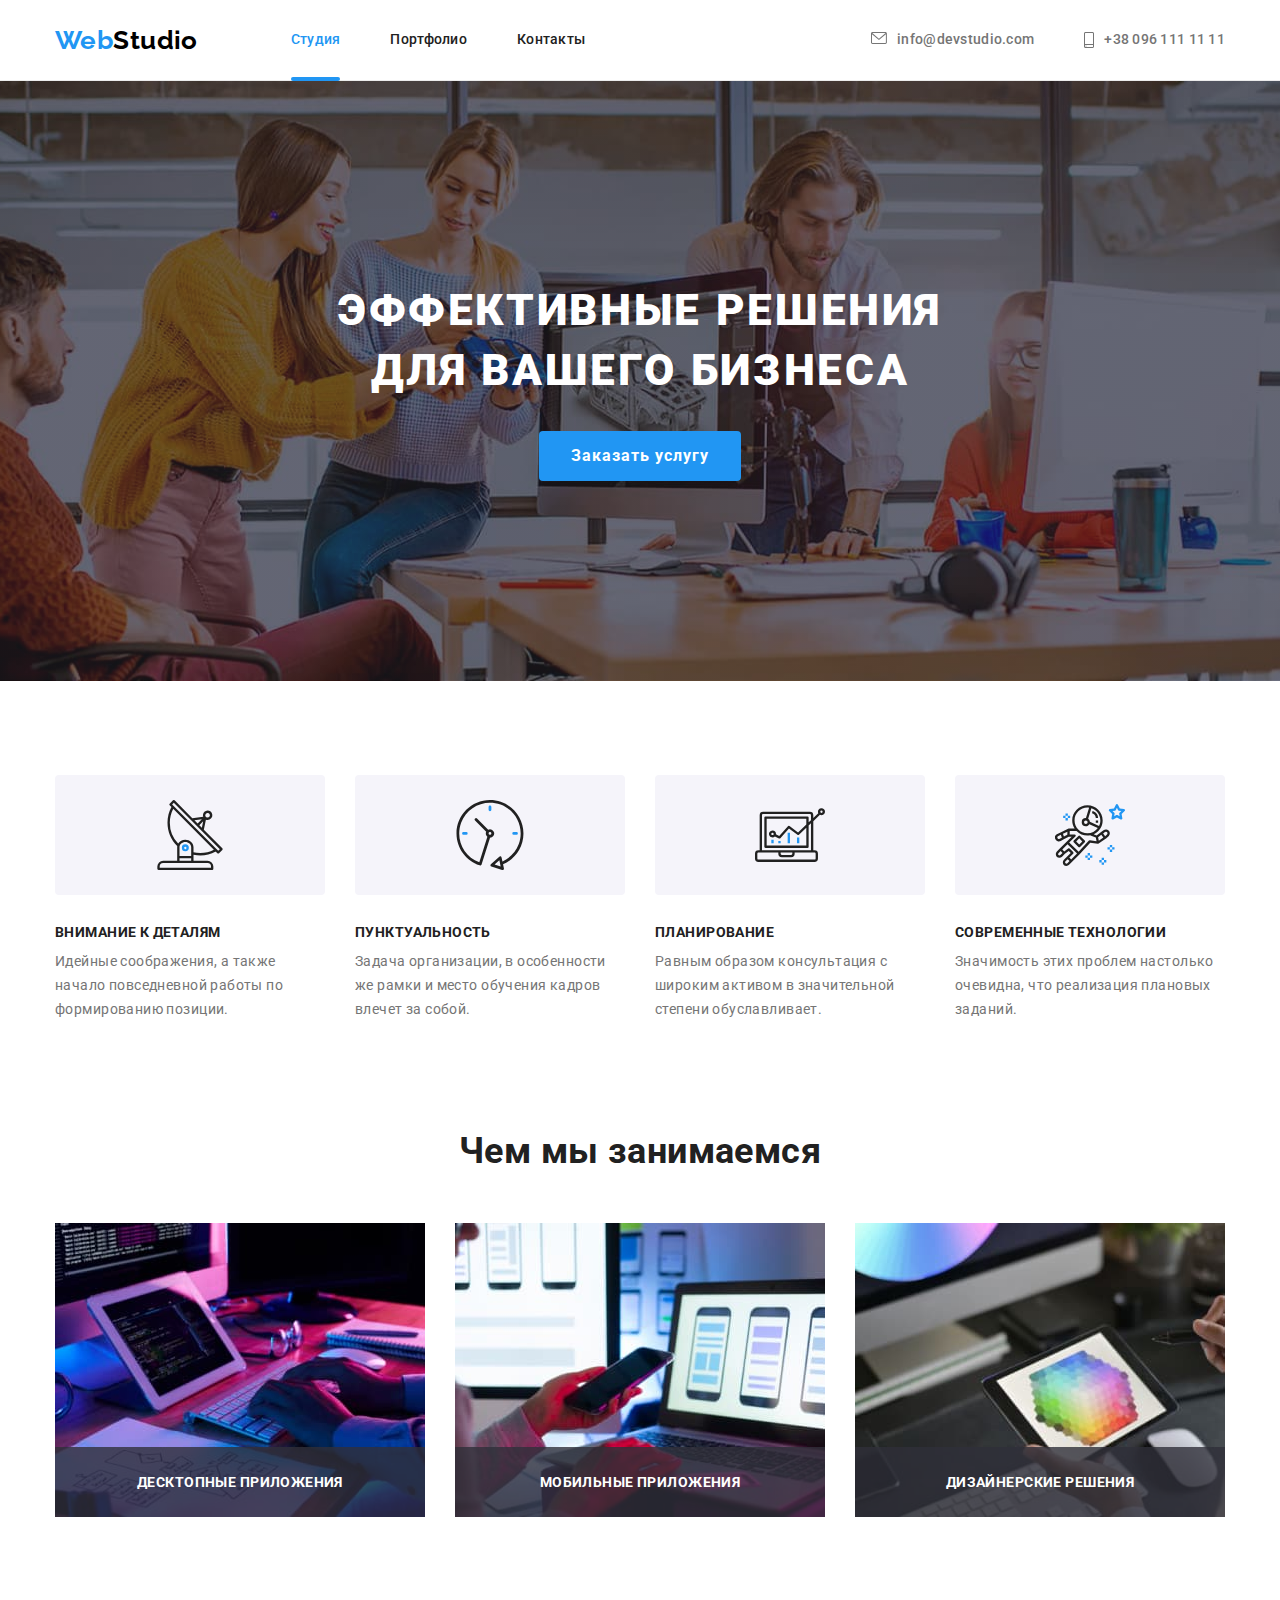
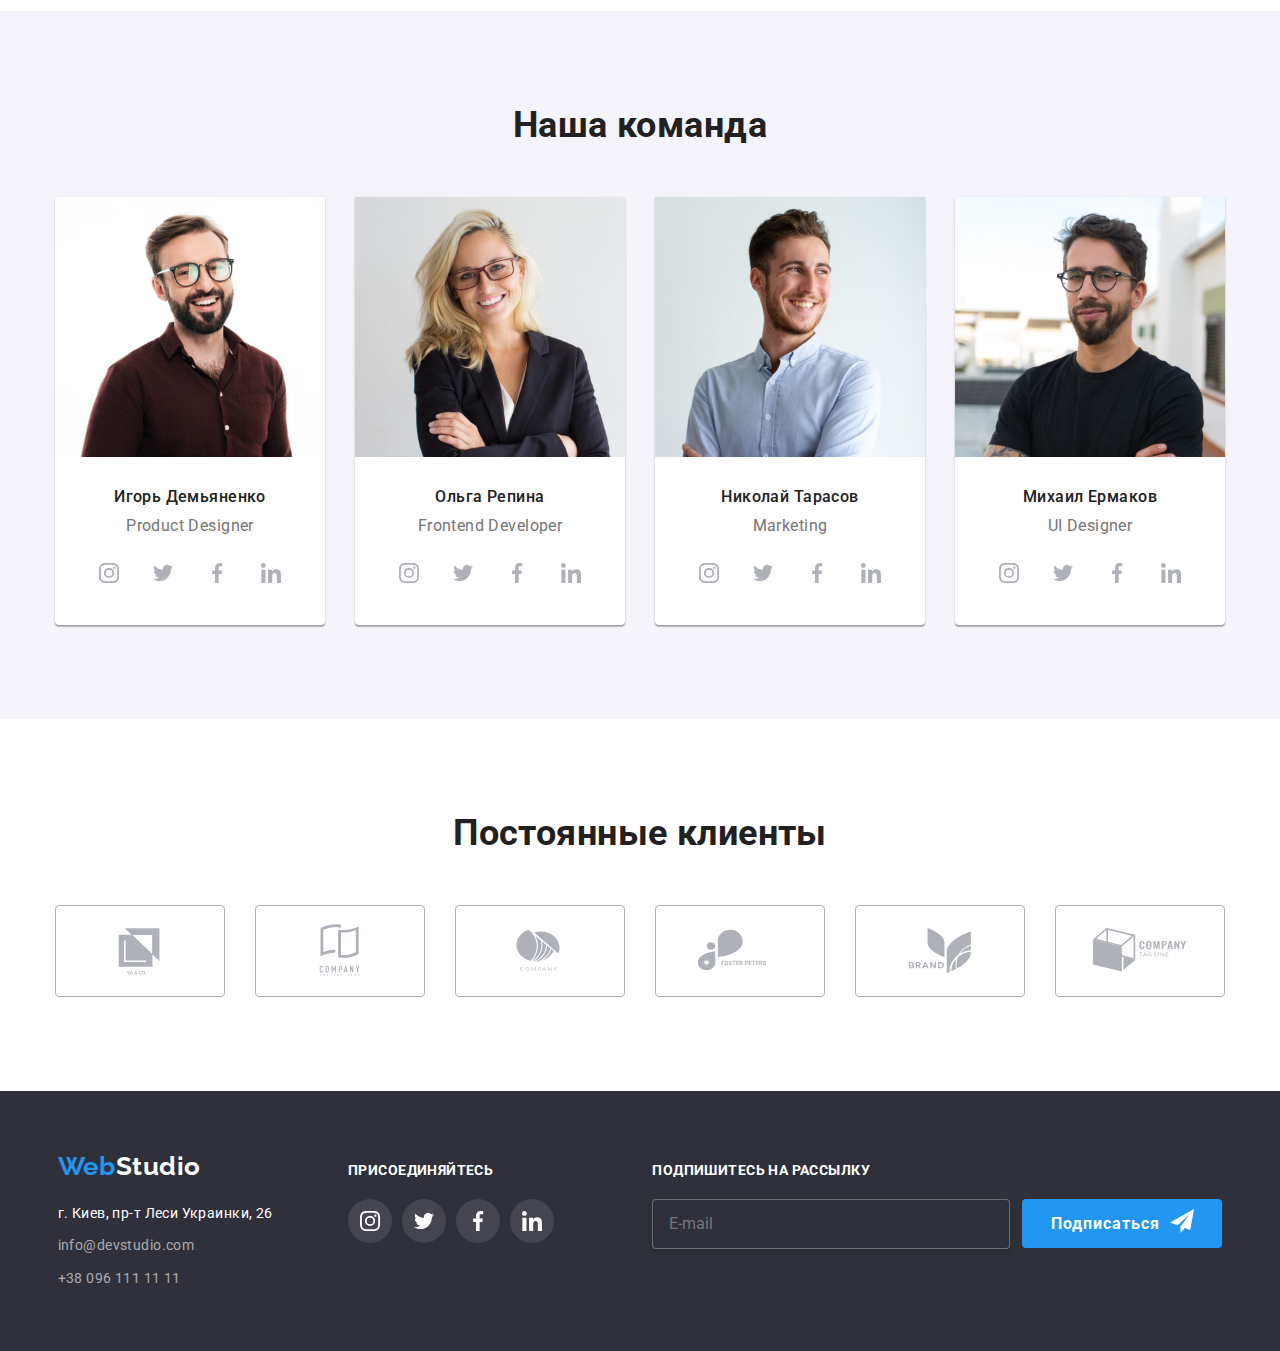
<file: index.html>
<!DOCTYPE html>
<html lang="ru">
  <head>
    <meta charset="UTF-8" />
    <meta http-equiv="X-UA-Compatible" content="IE=edge" />
    <meta name="viewport" content="width=device-width, initial-scale=1.0" />
    <title>Document</title>
    <link
      href="https://fonts.googleapis.com/css2?family=Raleway:wght@700&family=Roboto:wght@400;500;700;900&display=swap"
      rel="stylesheet"
    />
    <link
      rel="stylesheet"
      href="https://cdnjs.cloudflare.com/ajax/libs/modern-normalize/1.1.0/modern-normalize.min.css"
    />
    <link rel="stylesheet" href="./css/main.min.css" />
  </head>
  <body>
    <!-- Шапка -->
    <header class="page-header">
      <div class="page-header__container">
        <div class="logo-wrap">
          <a href="./index.html" class="logo"
            >Web<span class="page-header__logo--color">Studio</span>
          </a>
        </div>

        <div class="menu">
          <button type="button" class="menu-button" data-menu-open>
            <svg
              width="40"
              height="40"
              aria-label="Переключатель мобильного меню"
            >
              <use class="menu-icon" href="images/sprite.svg#icon-menu"></use>
            </svg>
          </button>
        </div>

        <nav class="main-nav is-hidden" data-menu-container>
          <ul class="site-nav">
            <li class="site-nav__item">
              <a
                href="./index.html"
                class="site-nav__link site-nav__link--active"
                >Студия</a
              >
            </li>
            <li class="site-nav__item">
              <a href="./portfolio.html" class="site-nav__link">Портфолио</a>
            </li>
            <li class="site-nav__item">
              <a href="" class="site-nav__link">Контакты</a>
            </li>
          </ul>

          <div class="main-nav__wrapper">
            <ul class="contacts">
              <li class="contacts__item" lang="en">
                <a href="mailto:info@devstudio.com" class="contacts__link">
                  <svg class="contacts__icon" width="16" height="12">
                    <use href="./images/sprite.svg#icon-envelope"></use>
                  </svg>
                  info@devstudio.com
                </a>
              </li>

              <li class="contacts__item">
                <a
                  href="tel:+380961111111"
                  class="contacts__link contact__link--active"
                >
                  <svg class="contacts__icon" width="10" height="16">
                    <use href="./images/sprite.svg#icon-smartphone"></use>
                  </svg>
                  +38 096 111 11 11
                </a>
              </li>
            </ul>

            <ul>
              <ul class="social-links">
                <li class="social-links__items">
                  <a href="" class="social-links__link">Instagram</a>
                </li>
                <li class="social-links__items">
                  <a href="" class="social-links__link">Twitter</a>
                </li>
                <li class="social-links__items">
                  <a href="" class="social-links__link">Facebook</a>
                </li>
                <li class="social-links__items">
                  <a href="" class="social-links__link">LinkedIn</a>
                </li>
              </ul>
            </ul>
          </div>

          <button type="button" class="cross-button" data-menu-close>
            <svg
              width="40"
              height="40"
              aria-label="Переключатель мобильного меню"
            >
              <use
                class="cross-icon"
                href="images/sprite.svg#icon-menu-close"
              ></use>
            </svg>
          </button>
        </nav>
      </div>
    </header>

    <main>
      <!-- Герой -->
      <section class="hero">
        <div class="container hero__container">
          <h1>Эффективные решения для вашего бизнеса</h1>
          <button type="button" class="hero__btn" data-modal-open>
            Заказать услугу
          </button>
        </div>
      </section>

      <!-- Особенности -->
      <section class="feature">
        <div class="feature__container">
          <ul class="feature__list">
            <li class="feature__item">
              <div class="feature__icons">
                <svg wigth="70" height="70">
                  <use href="./images/sprite.svg#icon-antenna"></use>
                </svg>
              </div>
              <h3>Внимание к деталям</h3>
              <p>
                Идейные соображения, а также начало повседневной работы по
                формированию позиции.
              </p>
            </li>
            <li class="feature__item">
              <div class="feature__icons">
                <svg wigth="70" height="70">
                  <use href="./images/sprite.svg#icon-clock"></use>
                </svg>
              </div>
              <h3>Пунктуальность</h3>
              <p>
                Задача организации, в особенности же рамки и место обучения
                кадров влечет за собой.
              </p>
            </li>
            <li class="feature__item">
              <div class="feature__icons">
                <svg wigth="70" height="70">
                  <use href="./images/sprite.svg#icon-diagram"></use>
                </svg>
              </div>
              <h3>Планирование</h3>
              <p>
                Равным образом консультация с широким активом в значительной
                степени обуславливает.
              </p>
            </li>
            <li class="feature__item">
              <div class="feature__icons">
                <svg width="70" height="70">
                  <use href="./images/sprite.svg#icon-astronaut"></use>
                </svg>
              </div>
              <h3>Современные технологии</h3>
              <p>
                Значимость этих проблем настолько очевидна, что реализация
                плановых заданий.
              </p>
            </li>
          </ul>
        </div>
      </section>

      <!-- Чем мы занимаемся -->
      <section class="speciality">
        <div class="container speciality__container">
          <h2>Чем мы занимаемся</h2>

          <ul class="speciality__list">
            <li class="speciality__item">
              <img
                class="speciality__img"
                srcset="./images/coding@1.jpg 1x, ./images/coding@2.jpg 2x"
                src="./images/coding@1.jpg"
                alt="pic1"
                width="370"
              />
              <div class="speciality__text">Десктопные приложения</div>
            </li>

            <li class="speciality__item">
              <img
                class="speciality__img"
                srcset="
                  ./images/adaptation@1.jpg 1x,
                  ./images/adaptation@2.jpg 2x
                "
                src="./images/adaptation.jpg"
                width="370"
              />
              <div class="speciality__text">Мобильные приложения</div>
            </li>

            <li class="speciality__item">
              <img
                class="speciality__img"
                srcset="./images/design@1.jpg 1x, ./images/design@2.jpg 2x"
                src="./images/design.jpg"
                width="370"
              />
              <div class="speciality__text">Дизайнерские решения</div>
            </li>
          </ul>
        </div>
      </section>

      <!-- Наша команда -->
      <section class="team">
        <div class="container team__container">
          <h2>Наша команда</h2>
          <ul class="team__list">
            <li class="team__item">
              <picture>
                <source
                  srcset="
                    ./images/product_designer@1.jpg 1x,
                    ./images/product_designer@2.jpg 2x
                  "
                  media="(min-width: 1200px)"
                />
                <source
                  srcset="
                    ./images/product_designer-tablet@1.jpg 1x,
                    ./images/product_designer-tablet@2.jpg 2x
                  "
                  media="(min-width: 768px)"
                />
                <source
                  srcset="
                    ./images/product_designer-mobile@1.jpg 1x,
                    ./images/product_designer-mobile@2.jpg 2x
                  "
                  media="(min-width: 320px)"
                />
                <img
                  src="./images/product_designer@1.jpg"
                  class="team__img"
                  alt="Игорь Демьяненко"
                />
              </picture>
              <div class="team__wrapper">
                <h3 class="team__member">Игорь Демьяненко</h3>
                <p lang="en" class="team__position">Product Designer</p>
                <ul class="networks__list">
                  <li class="networks__item">
                    <a href="" class="networks__link team__link">
                      <svg class="networks__icon">
                        <use href="./images/sprite.svg#icon-instagram"></use>
                      </svg>
                    </a>
                  </li>
                  <li class="networks__item">
                    <a href="" class="networks__link team__link">
                      <svg class="networks__icon">
                        <use href="./images/sprite.svg#icon-twitter"></use>
                      </svg>
                    </a>
                  </li>
                  <li class="networks__item">
                    <a href="" class="networks__link team__link">
                      <svg class="networks__icon">
                        <use href="./images/sprite.svg#icon-facebook"></use>
                      </svg>
                    </a>
                  </li>
                  <li class="networks__item">
                    <a href="" class="networks__link team__link">
                      <svg class="networks__icon">
                        <use href="./images/sprite.svg#icon-linkedin"></use>
                      </svg>
                    </a>
                  </li>
                </ul>
              </div>
            </li>
            <li class="team__item">
              <picture>
                <source
                  srcset="
                    ./images/frontend_developer@1.jpg 1x,
                    ./images/frontend_developer@2.jpg 2x
                  "
                  media="(min-width: 1200px)"
                />
                <source
                  srcset="
                    ./images/frontend_developer-tablet@1.jpg 1x,
                    ./images/frontend_developer-tablet@2.jpg 2x
                  "
                  media="(min-width: 768px)"
                />
                <source
                  srcset="
                    ./images/frontend_developer-mobile@1.jpg 1x,
                    ./images/frontend_developer-mobile@2.jpg 2x
                  "
                  media="(min-width: 320px)"
                />
                <img
                  src="./images/frontend_developer@1.jpg"
                  class="team__img"
                  alt="Ольга Репина"
                />
              </picture>
              <div class="team__wrapper">
                <h3 class="team__member">Ольга Репина</h3>
                <p lang="en" class="team__position">Frontend Developer</p>
                <ul class="networks__list">
                  <li class="networks__item">
                    <a href="" class="networks__link team__link">
                      <svg class="networks__icon">
                        <use href="./images/sprite.svg#icon-instagram"></use>
                      </svg>
                    </a>
                  </li>
                  <li class="networks__item">
                    <a href="" class="networks__link team__link">
                      <svg class="networks__icon">
                        <use href="./images/sprite.svg#icon-twitter"></use>
                      </svg>
                    </a>
                  </li>
                  <li class="networks__item">
                    <a href="" class="networks__link team__link">
                      <svg class="networks__icon">
                        <use href="./images/sprite.svg#icon-facebook"></use>
                      </svg>
                    </a>
                  </li>
                  <li class="networks__item">
                    <a href="" class="networks__link team__link">
                      <svg class="networks__icon">
                        <use href="./images/sprite.svg#icon-linkedin"></use>
                      </svg>
                    </a>
                  </li>
                </ul>
              </div>
            </li>
            <li class="team__item">
              <picture>
                <source
                  srcset="
                    ./images/marketing@1.jpg 1x,
                    ./images/marketing@2.jpg 2x
                  "
                  media="(min-width: 1200px)"
                />
                <source
                  srcset="
                    ./images/marketing-tablet@1.jpg 1x,
                    ./images/marketing-tablet@2.jpg 2x
                  "
                  media="(min-width: 768px)"
                />
                <source
                  srcset="
                    ./images/marketing-mobile@1.jpg 1x,
                    ./images/marketing-mobile@2.jpg 2x
                  "
                  media="(min-width: 320px)"
                />
                <img
                  src="./images/marketing@1.jpg"
                  class="team__img"
                  alt="Николай Тарасов"
                />
              </picture>
              <div class="team__wrapper">
                <h3 class="team__member">Николай Тарасов</h3>
                <p lang="en" class="team__position">Marketing</p>
                <ul class="networks__list">
                  <li class="networks__item">
                    <a href="" class="networks__link team__link">
                      <svg class="networks__icon">
                        <use href="./images/sprite.svg#icon-instagram"></use>
                      </svg>
                    </a>
                  </li>
                  <li class="networks__item">
                    <a href="" class="networks__link team__link">
                      <svg class="networks__icon">
                        <use href="./images/sprite.svg#icon-twitter"></use>
                      </svg>
                    </a>
                  </li>
                  <li class="networks__item">
                    <a href="" class="networks__link team__link">
                      <svg class="networks__icon">
                        <use href="./images/sprite.svg#icon-facebook"></use>
                      </svg>
                    </a>
                  </li>
                  <li class="networks__item">
                    <a href="" class="networks__link team__link">
                      <svg class="networks__icon">
                        <use href="./images/sprite.svg#icon-linkedin"></use>
                      </svg>
                    </a>
                  </li>
                </ul>
              </div>
            </li>
            <li class="team__item">
              <picture>
                <source
                  srcset="
                    ./images/ui_designer@1.jpg 1x,
                    ./images/ui_designer@2.jpg 2x
                  "
                  media="(min-width: 1200px)"
                />
                <source
                  srcset="
                    ./images/ui_designer-tablet@1.jpg 1x,
                    ./images/ui_designer-tablet@2.jpg 2x
                  "
                  media="(min-width: 768px)"
                />
                <source
                  srcset="
                    ./images/ui_designer-mobile@1.jpg 1x,
                    ./images/ui_designer-mobile@2.jpg 2x
                  "
                  media="(min-width: 320px)"
                />
                <img
                  src="./images/ui_designer@1.jpg"
                  class="team__img"
                  alt="Михаил Ермаков"
                />
              </picture>
              <div class="team__wrapper">
                <h3 class="team__member">Михаил Ермаков</h3>
                <p lang="en" class="team__position">UI Designer</p>
                <ul class="networks__list">
                  <li class="networks__item">
                    <a href="" class="networks__link team__link">
                      <svg class="networks__icon">
                        <use href="./images/sprite.svg#icon-instagram"></use>
                      </svg>
                    </a>
                  </li>
                  <li class="networks__item">
                    <a href="" class="networks__link team__link">
                      <svg class="networks__icon">
                        <use href="./images/sprite.svg#icon-twitter"></use>
                      </svg>
                    </a>
                  </li>
                  <li class="networks__item">
                    <a href="" class="networks__link team__link">
                      <svg class="networks__icon">
                        <use href="./images/sprite.svg#icon-facebook"></use>
                      </svg>
                    </a>
                  </li>
                  <li class="networks__item">
                    <a href="" class="networks__link team__link">
                      <svg class="networks__icon">
                        <use href="./images/sprite.svg#icon-linkedin"></use>
                      </svg>
                    </a>
                  </li>
                </ul>
              </div>
            </li>
          </ul>
        </div>
      </section>

      <!-- Постоянные клиенты -->

      <section class="clients">
        <div class="clients__container">
          <h2>Постоянные клиенты</h2>
          <ul class="clients-logo">
            <li class="clients-logo__item">
              <a href="" class="clients-logo__link">
                <svg class="clients-logo__icon">
                  <use href="./images/sprite.svg#icon-logo-a"></use>
                </svg>
              </a>
            </li>
            <li class="clients-logo__item">
              <a href="" class="clients-logo__link">
                <svg class="clients-logo__icon">
                  <use href="./images/sprite.svg#icon-logo-b"></use>
                </svg>
              </a>
            </li>
            <li class="clients-logo__item">
              <a href="" class="clients-logo__link">
                <svg class="clients-logo__icon">
                  <use href="./images/sprite.svg#icon-logo-c"></use>
                </svg>
              </a>
            </li>
            <li class="clients-logo__item">
              <a href="" class="clients-logo__link">
                <svg class="clients-logo__icon">
                  <use href="./images/sprite.svg#icon-logo-d"></use>
                </svg>
              </a>
            </li>
            <li class="clients-logo__item">
              <a href="" class="clients-logo__link">
                <svg class="clients-logo__icon">
                  <use href="./images/sprite.svg#icon-logo-i"></use>
                </svg>
              </a>
            </li>
            <li class="clients-logo__item">
              <a href="" class="clients-logo__link">
                <svg class="clients-logo__icon">
                  <use href="./images/sprite.svg#icon-logo-f"></use>
                </svg>
              </a>
            </li>
          </ul>
        </div>
      </section>
    </main>

    <!-- Подвал -->
    <footer class="footer">
      <div class="container footer__container">
        <div>
          <a href="./index.html" class="logo footer__logo"
            >Web<span class="footer__logo--color">Studio</span>
          </a>
          <address class="adress-section">
            <p>г. Киев, пр-т Леси Украинки, 26</p>
            <a href="mailto:info@devstudio.com" class="adress-section__link"
              >info@devstudio.com</a
            >
            <a href="tel:+380961111111" class="adress-section__link"
              >+38 096 111 11 11</a
            >
          </address>
        </div>

        <div class="networks">
          <h2 class="networks__title">Присоединяйтесь</h2>
          <ul class="networks__list">
            <li class="networks__item">
              <a href="" class="networks__link">
                <svg class="networks__icon">
                  <use href="./images/sprite.svg#icon-instagram"></use>
                </svg>
              </a>
            </li>
            <li class="networks__item">
              <a href="" class="networks__link">
                <svg class="networks__icon">
                  <use href="./images/sprite.svg#icon-twitter"></use>
                </svg>
              </a>
            </li>
            <li class="networks__item">
              <a href="" class="networks__link">
                <svg class="networks__icon">
                  <use href="./images/sprite.svg#icon-facebook"></use>
                </svg>
              </a>
            </li>
            <li class="networks__item">
              <a href="" class="networks__link">
                <svg class="networks__icon">
                  <use href="./images/sprite.svg#icon-linkedin"></use>
                </svg>
              </a>
            </li>
          </ul>
        </div>

        <div class="subscribe">
          <h2 class="subscribe__title">Подпишитесь на рассылку</h2>
          <form class="subscribe__form">
            <input type="email" name="mail" placeholder="E-mail" />
            <button class="button subscribe-btn" type="submit">
              Подписаться
              <svg class="subscribe__icon" width="24" height="24">
                <use href="images/sprite.svg#subscribe-icon"></use>
              </svg>
            </button>
          </form>
        </div>
      </div>
    </footer>

    <div class="backdrope is-hidden" data-modal>
      <div class="modal">
        <button class="button close-btn" data-modal-close>
          <svg class="close-icon" width="18" height="18">
            <use href="./images/sprite.svg#close-icon"></use>
          </svg>
        </button>

        <form class="modal__form">
          <h2 class="modal__title">Оставьте свои данные, мы вам перезвоним</h2>

          <div class="modal__form--field">
            <label for="user-name">Имя</label>
            <input class="form-input" type="text" name="user-name" />
            <svg class="form-icon" width="18" height="18">
              <use href="./images/sprite.svg#icon-person"></use>
            </svg>
          </div>

          <div class="modal__form--field">
            <label for="tel">Телефон</label>
            <input class="form-input" type="tel" name="tel" />
            <svg class="form-icon" width="18" height="18">
              <use href="images/sprite.svg#icon-phone"></use>
            </svg>
          </div>

          <div class="modal__form--field">
            <label for="mail">Почта</label>
            <input class="form-input" type="email" name="mail" />
            <svg class="form-icon" width="18" height="18">
              <use href="images/sprite.svg#icon-email"></use>
            </svg>
          </div>

          <div class="modal__form--field">
            <label for="comment">Комментарий</label>
            <textarea
              name="comment"
              id=""
              placeholder="Введите текст"
            ></textarea>
          </div>

          <div class="confirmation">
            <label for="confirm" class="confirm">
              <input
                class="checkbox"
                type="checkbox"
                name="confirm"
                value="confirm"
                id="confirm"
              />
              <svg class="icon-check" width="16" height="15">
                <use href="images/sprite.svg#icon-check"></use>
              </svg>
              <p>
                Соглашаюсь с рассылкой и принимаю
                <a class="rules">Условия договора</a>
              </p></label
            >
          </div>

          <button class="button send-btn" type="submit">Отправить</button>
        </form>
      </div>
    </div>

    <script src="./js/modal.js"></script>
    <script src="./js/mobile-menu.js"></script>
  </body>
</html>
</file>
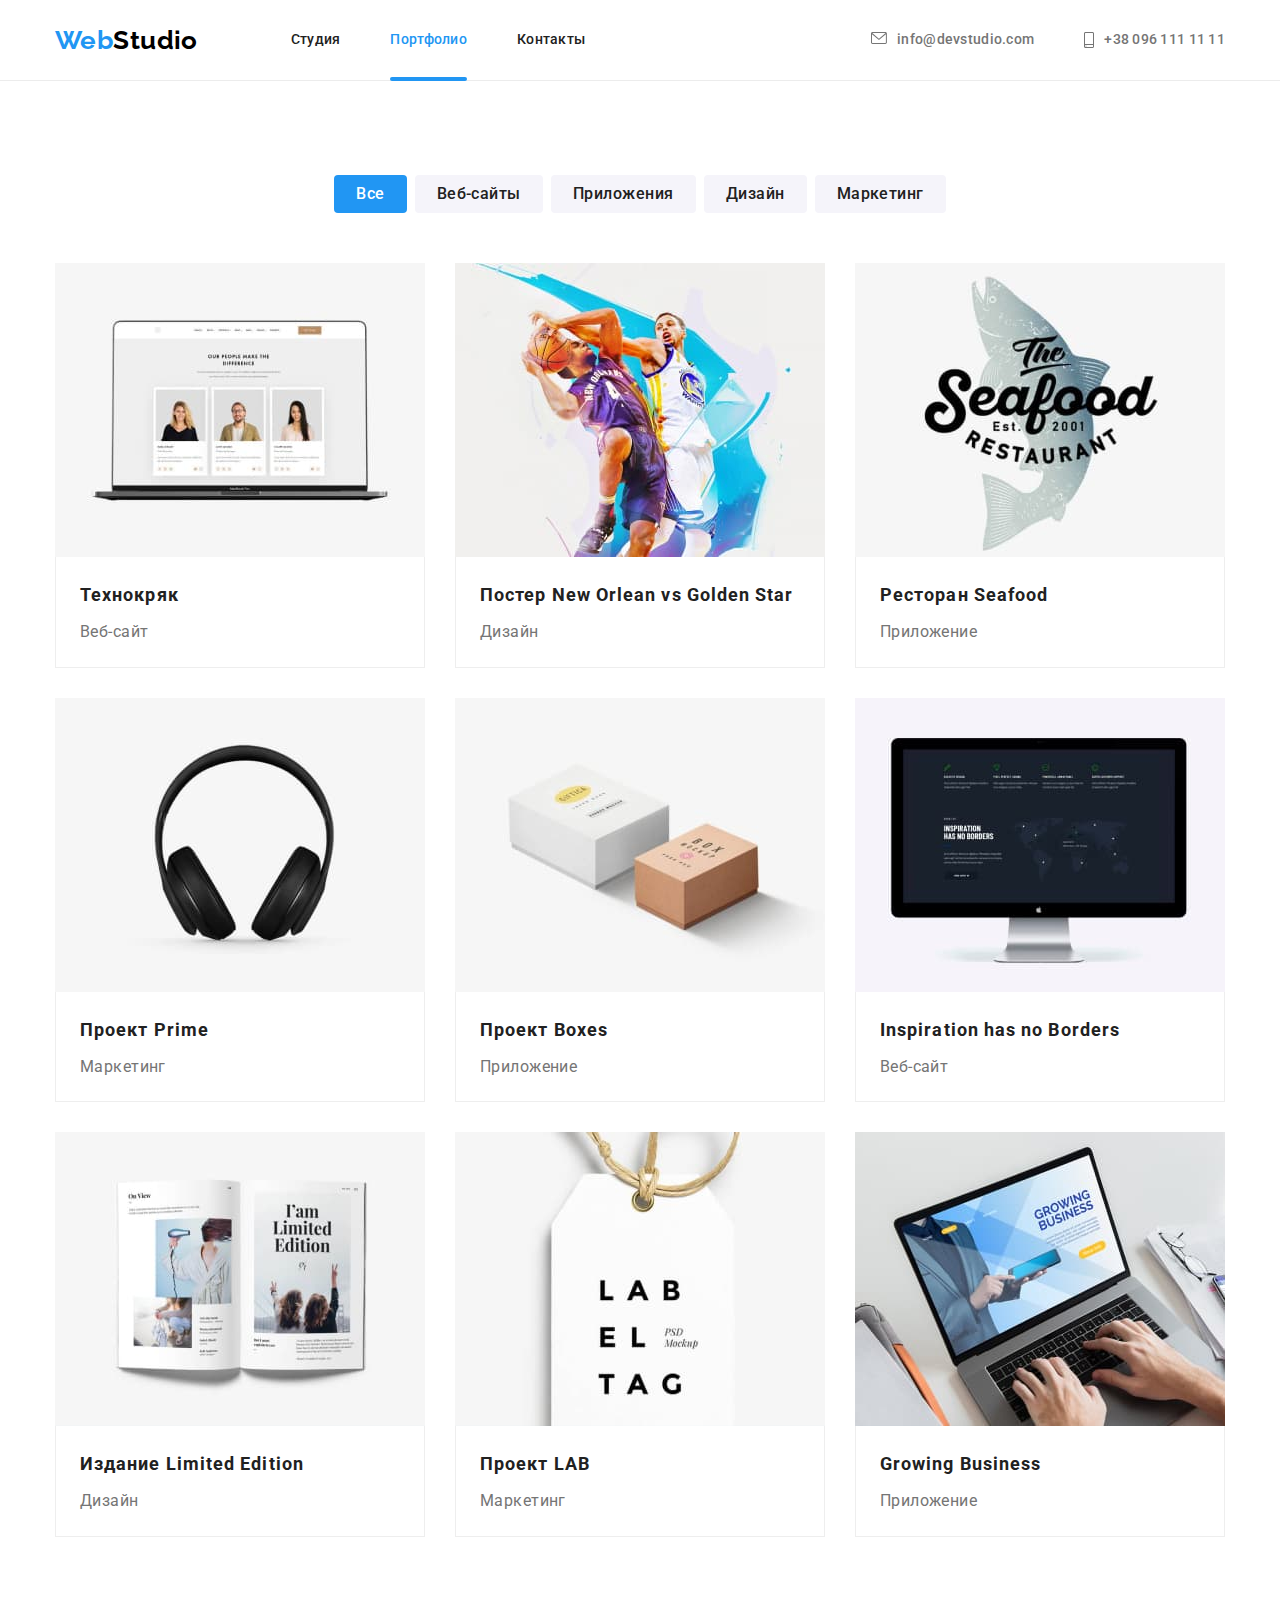
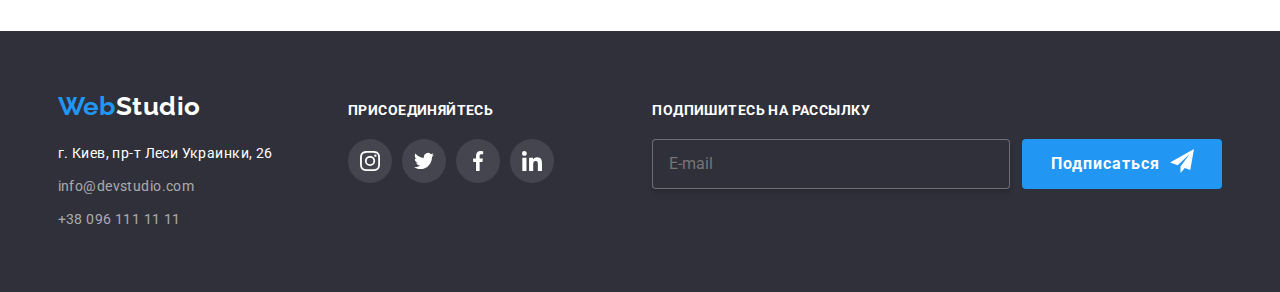
<file: portfolio.html>
<!DOCTYPE html>
<html lang="ru">
  <head>
    <meta charset="UTF-8" />
    <meta http-equiv="X-UA-Compatible" content="IE=edge" />
    <meta name="viewport" content="width=device-width, initial-scale=1.0" />
    <title>Document</title>
    <link
      href="https://fonts.googleapis.com/css2?family=Raleway:wght@700&family=Roboto:wght@400;500;700;900&display=swap"
      rel="stylesheet"
    />
    <link
      rel="stylesheet"
      href="https://cdnjs.cloudflare.com/ajax/libs/modern-normalize/1.1.0/modern-normalize.min.css"
    />
    <link rel="stylesheet" href="./css/main.min.css" />
  </head>
  <body>
    <!-- Шапка -->
    <header class="page-header">
      <div class="page-header__container">
        <div class="logo-wrap">
          <a href="./index.html" class="logo"
            >Web<span class="page-header__logo--color">Studio</span>
          </a>
        </div>

        <div class="menu">
          <button type="button" class="menu-button" data-menu-open>
            <svg
              width="40"
              height="40"
              aria-label="Переключатель мобильного меню"
            >
              <use class="menu-icon" href="images/sprite.svg#icon-menu"></use>
            </svg>
          </button>
        </div>

        <nav class="main-nav is-hidden" data-menu-container>
          <ul class="site-nav">
            <li class="site-nav__item">
              <a href="./index.html" class="site-nav__link">Студия</a>
            </li>
            <li class="site-nav__item">
              <a
                href="./portfolio.html"
                class="site-nav__link site-nav__link--active"
                >Портфолио</a
              >
            </li>
            <li class="site-nav__item">
              <a href="" class="site-nav__link">Контакты</a>
            </li>
          </ul>

          <div class="main-nav__wrapper">
            <ul class="contacts">
              <li class="contacts__item" lang="en">
                <a href="mailto:info@devstudio.com" class="contacts__link">
                  <svg class="contacts__icon" width="16" height="12">
                    <use href="./images/sprite.svg#icon-envelope"></use>
                  </svg>
                  info@devstudio.com
                </a>
              </li>

              <li class="contacts__item">
                <a
                  href="tel:+380961111111"
                  class="contacts__link contact__link--active"
                >
                  <svg class="contacts__icon" width="10" height="16">
                    <use href="./images/sprite.svg#icon-smartphone"></use>
                  </svg>
                  +38 096 111 11 11
                </a>
              </li>
            </ul>

            <ul>
              <ul class="social-links">
                <li class="social-links__items">
                  <a href="" class="social-links__link">Instagram</a>
                </li>
                <li class="social-links__items">
                  <a href="" class="social-links__link">Twitter</a>
                </li>
                <li class="social-links__items">
                  <a href="" class="social-links__link">Facebook</a>
                </li>
                <li class="social-links__items">
                  <a href="" class="social-links__link">LinkedIn</a>
                </li>
              </ul>
            </ul>
          </div>

          <button type="button" class="cross-button" data-menu-close>
            <svg
              width="40"
              height="40"
              aria-label="Переключатель мобильного меню"
            >
              <use
                class="cross-icon"
                href="images/sprite.svg#icon-menu-close"
              ></use>
            </svg>
          </button>
        </nav>
      </div>
    </header>
    <main>
      <!-- Герой -->
      <section class="examples">
        <div class="examples__container">
          <ul class="examples__list">
            <li class="examples__item">
              <button type="button" class="example__btn example__btn--current">
                Все
              </button>
            </li>
            <li class="examples__item">
              <button type="button" class="example__btn">Веб-сайты</button>
            </li>
            <li class="examples__item">
              <button type="button" class="example__btn">Приложения</button>
            </li>
            <li class="examples__item">
              <button type="button" class="example__btn">Дизайн</button>
            </li>
            <li class="examples__item">
              <button type="button" class="example__btn">Маркетинг</button>
            </li>
          </ul>

          <ul class="pictures__list">
            <li class="pictures__item">
              <div class="pictures__thumb">
                <picture>
                  <source
                    srcset="
                      ./images/notebook@1.jpg 1x,
                      ./images/notebook@2.jpg 2x
                    "
                    media="(min-width: 1200px)"
                  />
                  <source
                    srcset="
                      ./images/notebook-tablet@1.jpg 1x,
                      ./images/notebook-tablet@2.jpg 2x
                    "
                    media="(min-width: 768px)"
                  />
                  <source
                    srcset="
                      ./images/notebook-mobile@1.jpg 1x,
                      ./images/notebook-mobile@2.jpg 2x
                    "
                    media="(min-width: 320px)"
                  />
                  <img
                    src="./images/notebook@1.jpg"
                    class="img"
                    alt="Технокряк"
                  />
                </picture>
                <div class="overlay-wrp">
                  Технокряк это современная площадка распространения
                  коронавируса. Компании используют эту платформу для цифрового
                  шпионажа и атак на защищённые сервера конкурентов.
                </div>
              </div>

              <div class="pic-wrapper">
                <h2 class="pic-wrapper__title">Технокряк</h2>
                <p class="pic-wrapper__item">Веб-сайт</p>
              </div>
            </li>

            <li class="pictures__item">
              <div class="pictures__thumb">
                <picture>
                  <source
                    srcset="
                      ./images/basketball@1.jpg 1x,
                      ./images/basketball@2.jpg 2x
                    "
                    media="(min-width: 1200px)"
                  />
                  <source
                    srcset="
                      ./images/basketball-tablet@1.jpg 1x,
                      ./images/basketball-tablet@2.jpg 2x
                    "
                    media="(min-width: 768px)"
                  />
                  <source
                    srcset="
                      ./images/basketball-mobile@1.jpg 1x,
                      ./images/basketball-mobile@2.jpg 2x
                    "
                    media="(min-width: 320px)"
                  />
                  <img
                    src="./images/basketball@1.jpg"
                    class="img"
                    alt="Постер New Orlean vs Golden Star"
                  />
                </picture>
                <div class="overlay-wrp">
                  Технокряк это современная площадка распространения
                  коронавируса. Компании используют эту платформу для цифрового
                  шпионажа и атак на защищённые сервера конкурентов.
                </div>
              </div>
              <div class="pic-wrapper">
                <h2 class="pic-wrapper__title">
                  Постер New Orlean vs Golden Star
                </h2>
                <p class="pic-wrapper__item">Дизайн</p>
              </div>
            </li>

            <li class="pictures__item">
              <div class="pictures__thumb">
                <picture>
                  <source
                    srcset="
                      ./images/seafood@1.jpg 1x,
                      ./images/seafood@2.jpg 2x
                    "
                    media="(min-width: 1200px)"
                  />
                  <source
                    srcset="
                      ./images/seafood-tablet@1.jpg 1x,
                      ./images/seafood-tablet@2.jpg 2x
                    "
                    media="(min-width: 768px)"
                  />
                  <source
                    srcset="
                      ./images/seafood-mobile@1.jpg 1x,
                      ./images/seafood-mobile@2.jpg 2x
                    "
                    media="(min-width: 320px)"
                  />
                  <img
                    src="./images/seafood@1.jpg"
                    class="img"
                    alt="Ресторан Seafood"
                  />
                </picture>
                <div class="overlay-wrp">
                  Технокряк это современная площадка распространения
                  коронавируса. Компании используют эту платформу для цифрового
                  шпионажа и атак на защищённые сервера конкурентов.
                </div>
              </div>
              <div class="pic-wrapper">
                <h2 class="pic-wrapper__title">Ресторан Seafood</h2>
                <p class="pic-wrapper__item">Приложение</p>
              </div>
            </li>

            <li class="pictures__item">
              <div class="pictures__thumb">
                <picture>
                  <source
                    srcset="
                      ./images/headphones@1.jpg 1x,
                      ./images/headphones@2.jpg 2x
                    "
                    media="(min-width: 1200px)"
                  />
                  <source
                    srcset="
                      ./images/headphones-tablet@1.jpg 1x,
                      ./images/headphones-tablet@2.jpg 2x
                    "
                    media="(min-width: 768px)"
                  />
                  <source
                    srcset="
                      ./images/headphones-mobile@1.jpg 1x,
                      ./images/headphones-mobile@2.jpg 2x
                    "
                    media="(min-width: 320px)"
                  />
                  <img
                    src="./images/headphones@1.jpg"
                    class="img"
                    alt="Проект Prime"
                  />
                </picture>
                <div class="overlay-wrp">
                  Технокряк это современная площадка распространения
                  коронавируса. Компании используют эту платформу для цифрового
                  шпионажа и атак на защищённые сервера конкурентов.
                </div>
              </div>
              <div class="pic-wrapper">
                <h2 class="pic-wrapper__title">Проект Prime</h2>
                <p class="pic-wrapper__item">Маркетинг</p>
              </div>
            </li>

            <li class="pictures__item">
              <div class="pictures__thumb">
                <picture>
                  <source
                    srcset="./images/boxes@1.jpg 1x, ./images/boxes@2.jpg 2x"
                    media="(min-width: 1200px)"
                  />
                  <source
                    srcset="
                      ./images/boxes-tablet@1.jpg 1x,
                      ./images/boxes-tablet@2.jpg 2x
                    "
                    media="(min-width: 768px)"
                  />
                  <source
                    srcset="
                      ./images/boxes-mobile@1.jpg 1x,
                      ./images/boxes-mobile@2.jpg 2x
                    "
                    media="(min-width: 320px)"
                  />
                  <img
                    src="./images/boxes@1.jpg"
                    class="img"
                    alt="Проект Boxes"
                  />
                </picture>
                <div class="overlay-wrp">
                  Технокряк это современная площадка распространения
                  коронавируса. Компании используют эту платформу для цифрового
                  шпионажа и атак на защищённые сервера конкурентов.
                </div>
              </div>
              <div class="pic-wrapper">
                <h2 class="pic-wrapper__title">Проект Boxes</h2>
                <p class="pic-wrapper__item">Приложение</p>
              </div>
            </li>

            <li class="pictures__item">
              <div class="pictures__thumb">
                <picture>
                  <source
                    srcset="
                      ./images/monitor@1.jpg 1x,
                      ./images/monitor@2.jpg 2x
                    "
                    media="(min-width: 1200px)"
                  />
                  <source
                    srcset="
                      ./images/monitor-tablet@1.jpg 1x,
                      ./images/monitor-tablet@2.jpg 2x
                    "
                    media="(min-width: 768px)"
                  />
                  <source
                    srcset="
                      ./images/monitor-mobile@1.jpg 1x,
                      ./images/monitor-mobile@2.jpg 2x
                    "
                    media="(min-width: 320px)"
                  />
                  <img
                    src="./images/monitor@1.jpg"
                    class="img"
                    alt="Inspiration has Borders"
                  />
                </picture>
                <div class="overlay-wrp">
                  Технокряк это современная площадка распространения
                  коронавируса. Компании используют эту платформу для цифрового
                  шпионажа и атак на защищённые сервера конкурентов.
                </div>
              </div>
              <div class="pic-wrapper">
                <h2 class="pic-wrapper__title">Inspiration has no Borders</h2>
                <p class="pic-wrapper__item">Веб-сайт</p>
              </div>
            </li>

            <li class="pictures__item">
              <div class="pictures__thumb">
                <picture>
                  <source
                    srcset="
                      ./images/magazine@1.jpg 1x,
                      ./images/magazine@2.jpg 2x
                    "
                    media="(min-width: 1200px)"
                  />
                  <source
                    srcset="
                      ./images/magazine-tablet@1.jpg 1x,
                      ./images/magazine-tablet@2.jpg 2x
                    "
                    media="(min-width: 768px)"
                  />
                  <source
                    srcset="
                      ./images/magazine-mobile@1.jpg 1x,
                      ./images/magazine-mobile@2.jpg 2x
                    "
                    media="(min-width: 320px)"
                  />
                  <img
                    src="./images/magazine@1.jpg"
                    class="img"
                    alt="Издание Limited Edition"
                  />
                </picture>
                <div class="overlay-wrp">
                  Технокряк это современная площадка распространения
                  коронавируса. Компании используют эту платформу для цифрового
                  шпионажа и атак на защищённые сервера конкурентов.
                </div>
              </div>
              <div class="pic-wrapper">
                <h2 class="pic-wrapper__title">Издание Limited Edition</h2>
                <p class="pic-wrapper__item">Дизайн</p>
              </div>
            </li>

            <li class="pictures__item">
              <div class="pictures__thumb">
                <picture>
                  <source
                    srcset="./images/lab@1.jpg 1x, ./images/lab@2.jpg 2x"
                    media="(min-width: 1200px)"
                  />
                  <source
                    srcset="
                      ./images/lab-tablet@1.jpg 1x,
                      ./images/lab-tablet@2.jpg 2x
                    "
                    media="(min-width: 768px)"
                  />
                  <source
                    srcset="
                      ./images/lab-mobile@1.jpg 1x,
                      ./images/lab-mobile@2.jpg 2x
                    "
                    media="(min-width: 320px)"
                  />
                  <img src="./images/lab@1.jpg" class="img" alt="Проект LAB" />
                </picture>
                <div class="overlay-wrp">
                  Технокряк это современная площадка распространения
                  коронавируса. Компании используют эту платформу для цифрового
                  шпионажа и атак на защищённые сервера конкурентов.
                </div>
              </div>
              <div class="pic-wrapper">
                <h2 class="pic-wrapper__title">Проект LAB</h2>
                <p class="pic-wrapper__item">Маркетинг</p>
              </div>
            </li>

            <li class="pictures__item">
              <div class="pictures__thumb">
                <picture>
                  <source
                    srcset="
                      ./images/growing_business@1.jpg 1x,
                      ./images/growing_business@2.jpg 2x
                    "
                    media="(min-width: 1200px)"
                  />
                  <source
                    srcset="
                      ./images/growing_business-tablet@1.jpg 1x,
                      ./images/growing_business-tablet@2.jpg 2x
                    "
                    media="(min-width: 768px)"
                  />
                  <source
                    srcset="
                      ./images/growing_business-mobile@1.jpg 1x,
                      ./images/growing_business-mobile@2.jpg 2x
                    "
                    media="(min-width: 320px)"
                  />
                  <img
                    src="./images/growing_business@1.jpg"
                    class="img"
                    alt="Growing Business"
                  />
                </picture>
                <div class="overlay-wrp">
                  Технокряк это современная площадка распространения
                  коронавируса. Компании используют эту платформу для цифрового
                  шпионажа и атак на защищённые сервера конкурентов.
                </div>
              </div>
              <div class="pic-wrapper">
                <h2 class="pic-wrapper__title">Growing Business</h2>
                <p class="pic-wrapper__item">Приложение</p>
              </div>
            </li>
          </ul>
        </div>
      </section>
    </main>

    <!-- Подвал -->
    <footer class="footer">
      <div class="footer__container">
        <div>
          <a href="./index.html" class="logo footer__logo"
            >Web<span class="footer__logo--color">Studio</span>
          </a>
          <address class="adress-section">
            <p>г. Киев, пр-т Леси Украинки, 26</p>
            <a href="mailto:info@devstudio.com" class="adress-section__link"
              >info@devstudio.com</a
            >
            <a href="tel:+380961111111" class="adress-section__link"
              >+38 096 111 11 11</a
            >
          </address>
        </div>

        <div class="networks">
          <h2 class="networks__title">Присоединяйтесь</h2>
          <ul class="networks__list">
            <li class="networks__item">
              <a href="" class="networks__link">
                <svg class="networks__icon">
                  <use href="./images/sprite.svg#icon-instagram"></use>
                </svg>
              </a>
            </li>
            <li class="networks__item">
              <a href="" class="networks__link">
                <svg class="networks__icon">
                  <use href="./images/sprite.svg#icon-twitter"></use>
                </svg>
              </a>
            </li>
            <li class="networks__item">
              <a href="" class="networks__link">
                <svg class="networks__icon">
                  <use href="./images/sprite.svg#icon-facebook"></use>
                </svg>
              </a>
            </li>
            <li class="networks__item">
              <a href="" class="networks__link">
                <svg class="networks__icon">
                  <use href="./images/sprite.svg#icon-linkedin"></use>
                </svg>
              </a>
            </li>
          </ul>
        </div>

        <div class="subscribe">
          <h2 class="subscribe__title">Подпишитесь на рассылку</h2>
          <form class="subscribe__form">
            <input type="email" name="mail" placeholder="E-mail" />
            <button class="button subscribe-btn" type="submit">
              Подписаться
              <svg class="subscribe__icon" width="24" height="24">
                <use href="images/sprite.svg#subscribe-icon"></use>
              </svg>
            </button>
          </form>
        </div>
      </div>
    </footer>

    <script src="./js/mobile-menu.js"></script>
  </body>
</html>
</file>
<file: css/main.min.css>
body{background-color:#fff;color:#757575;font-family:"Roboto",sans-serif;font-size:14px;line-height:1.71;letter-spacing:.03em}p{margin-top:0;margin-bottom:0}ul{margin-top:0;margin-bottom:0;padding-left:0;list-style:none}a{text-decoration:none;-webkit-transition:color 250ms cubic-bezier(0.4, 0, 0.2, 1),background-color 250ms cubic-bezier(0.4, 0, 0.2, 1);transition:color 250ms cubic-bezier(0.4, 0, 0.2, 1),background-color 250ms cubic-bezier(0.4, 0, 0.2, 1)}a:hover,a:focus{color:#2196f3}.img{display:block;max-width:100%}h1{margin-top:0;margin-bottom:30px;margin-left:auto;margin-right:auto;width:290px;color:#fff;font-weight:900;text-align:center;letter-spacing:.06em;text-transform:uppercase}@media screen and (min-width: 480px){h1{width:360px;font-size:26px;line-height:1.6}}@media screen and (min-width: 1200px){h1{width:696px;font-size:44px;line-height:1.36}}h2{margin-top:0;margin-bottom:50px;color:#212121;font-weight:700;font-size:36px;line-height:1.16;text-align:center}h3{margin-top:0;margin-bottom:10px;color:#212121;font-weight:700;font-size:14px;line-height:1.14;text-transform:uppercase}.examples__container,.footer__container,.clients__container,.team__container,.speciality__container,.feature__container,.hero__container,.page-header__container{padding-left:15px;padding-right:15px;margin-left:auto;margin-right:auto}.example__btn,.send-btn,.subscribe-btn,.hero__btn,.menu-button,.cross-button{text-align:center;cursor:pointer;border-radius:4px;border:0;-webkit-transition:color 250ms cubic-bezier(0.4, 0, 0.2, 1),background-color 250ms cubic-bezier(0.4, 0, 0.2, 1);transition:color 250ms cubic-bezier(0.4, 0, 0.2, 1),background-color 250ms cubic-bezier(0.4, 0, 0.2, 1)}.example__btn:hover,.send-btn:hover,.subscribe-btn:hover,.hero__btn:hover,.menu-button:hover,.cross-button:hover,.example__btn:focus,.send-btn:focus,.subscribe-btn:focus,.hero__btn:focus,.menu-button:focus,.cross-button:focus{background-color:#188ce8;cursor:pointer}.speciality__img{display:block}.page-header{position:relative;border-bottom:1px solid #ececec}.page-header__logo--color{color:#000;font-family:"Raleway",sans-serif}.page-header__container{display:-webkit-box;display:-ms-flexbox;display:flex}@media screen and (min-width: 480px){.page-header__container{width:480px}}@media screen and (min-width: 768px){.page-header__container{width:768px}}@media screen and (min-width: 1200px){.page-header__container{width:1200px}}.main-nav{display:-webkit-box;display:-ms-flexbox;display:flex;-webkit-box-orient:vertical;-webkit-box-direction:normal;-ms-flex-direction:column;flex-direction:column;-webkit-box-pack:justify;-ms-flex-pack:justify;justify-content:space-between;z-index:2}@media screen and (max-width: 767px){.main-nav{position:fixed;padding:48px 40px;background-color:#fff;top:0;left:0;width:100%;height:100vh}.main-nav.is-hidden{display:none}}@media screen and (min-width: 768px){.main-nav{-webkit-box-orient:horizontal;-webkit-box-direction:normal;-ms-flex-direction:row;flex-direction:row;width:100%;margin-left:88px;-webkit-box-align:center;-ms-flex-align:center;align-items:center}}@media screen and (min-width: 1200px){.main-nav{margin-left:93px}}.cross-button{position:absolute;top:10px;right:15px;background-color:transparent}@media screen and (min-width: 768px){.cross-button{display:none}}.cross-button:hover,.cross-button:focus{background-color:transparent;fill:#2196f3}.menu{display:-webkit-box;display:-ms-flexbox;display:flex;margin-left:auto}.menu-button{background-color:transparent;padding:0}.menu-button:hover,.menu-button:focus{background-color:transparent;fill:#2196f3}@media screen and (min-width: 768px){.menu-button{display:none}}@media screen and (min-width: 768px){.site-nav{display:-webkit-box;display:-ms-flexbox;display:flex}}.site-nav::last-child{padding-bottom:0}@media screen and (min-width: 768px){.site-nav__item+.site-nav__item{margin-left:50px}}.site-nav__link{position:relative;display:-webkit-box;display:-ms-flexbox;display:flex;-webkit-box-align:center;-ms-flex-align:center;align-items:center;padding-bottom:32px;color:#212121;font-weight:500;letter-spacing:.02em}@media screen and (max-width: 767px){.site-nav__link{padding-bottom:32px;font-size:40px;line-height:1.17}}@media screen and (min-width: 768px){.site-nav__link{font-size:14px;line-height:1.14;padding-top:32px;padding-bottom:32px}}.site-nav__link--active{color:#2196f3}@media screen and (min-width: 768px){.site-nav__link--active::after{content:"";position:absolute;bottom:-1px;left:0;display:block;width:100%;height:4px;background-color:#2196f3;border-radius:2px;-webkit-transition:opacity 250ms,cubic-bezier(0.4, 0, 0.2, 1);transition:opacity 250ms,cubic-bezier(0.4, 0, 0.2, 1)}}.contacts{display:-webkit-box;display:-ms-flexbox;display:flex;margin-left:auto;-webkit-box-orient:vertical;-webkit-box-direction:normal;-ms-flex-direction:column;flex-direction:column}@media screen and (max-width: 767px){.contacts{margin-bottom:64px}}@media screen and (min-width: 1200px){.contacts{-webkit-box-orient:horizontal;-webkit-box-direction:normal;-ms-flex-direction:row;flex-direction:row}}@media screen and (max-width: 767px){.contacts__item{-webkit-box-ordinal-group:3;-ms-flex-order:2;order:2}}@media screen and (max-width: 767px){.contacts__item+.contacts__item{-webkit-box-ordinal-group:2;-ms-flex-order:1;order:1}}@media screen and (min-width: 1200px){.contacts__item+.contacts__item{margin-left:50px}}.contacts__link{display:-webkit-box;display:-ms-flexbox;display:flex;padding-bottom:32px;color:#757575;font-weight:500;letter-spacing:.02em;font-size:24px;line-height:1.16}@media screen and (min-width: 768px){.contacts__link{font-size:12px;line-height:1.16;padding-bottom:10px}}@media screen and (min-width: 1200px){.contacts__link{padding-top:32px;padding-bottom:32px;font-size:14px;line-height:1.14}}.contacts__item+.contacts__item .contacts__link{font-size:34px;line-height:1.17}.contacts__item+.contacts__item .contacts__link:hover,.contacts__item+.contacts__item .contacts__link:focus{color:#2196f3}@media screen and (max-width: 376px){.contacts__item+.contacts__item .contacts__link{font-size:27px}}@media screen and (min-width: 768px){.contacts__item+.contacts__item .contacts__link{font-size:12px;line-height:1.16;padding-bottom:0;color:#757575}}@media screen and (min-width: 1200px){.contacts__item+.contacts__item .contacts__link{font-size:14px;line-height:1.14}}.contact__link--active{color:#2196f3}.contacts__icon{fill:currentColor;margin-right:10px}@media screen and (max-width: 767px){.contacts__icon{display:none}}.social-links{display:-webkit-box;display:-ms-flexbox;display:flex;-ms-flex-wrap:wrap;flex-wrap:wrap}@media screen and (min-width: 768px){.social-links{display:none}}.social-links__items{padding-right:10px}.social-links__items:not(:last-child){border-right:1px solid rgba(33,33,33,.2);margin-right:10px}.social-links__link{font-size:18px;line-height:1.22px;color:#2196f3}.logo-wrap{display:-webkit-box;display:-ms-flexbox;display:flex;-webkit-box-align:center;-ms-flex-align:center;align-items:center}@media screen and (max-width: 767px){.logo-wrap{margin-top:16px;margin-bottom:16px}}.logo{color:#2196f3;font-family:"Raleway",sans-serif;font-weight:700;font-size:26px;line-height:1.19}@media screen and (max-width: 768px){.logo{font-size:24px;line-height:1.16}}.hero__container{display:block}@media screen and (min-width: 768px){.hero__container{width:768px}}.hero{padding-top:118px;padding-bottom:118px;text-align:center;max-width:1600px;margin-left:auto;margin-right:auto;background-repeat:no-repeat;background-position:center;background-size:cover;background-color:#2f303a}@media screen and (min-width: 1200px){.hero{padding-top:200px;padding-bottom:200px}}@media screen and (min-width: 769px){.hero{background-image:-webkit-gradient(linear, left top, right top, from(rgba(47, 48, 58, 0.4)), to(rgba(47, 48, 58, 0.4))),url(../images/hero-img@1.jpg);background-image:linear-gradient(to right, rgba(47, 48, 58, 0.4), rgba(47, 48, 58, 0.4)),url(../images/hero-img@1.jpg)}}@media screen and (min-width: 769px)and (min-device-pixel-ratio: 2),screen and (min-width: 769px)and (-webkit-min-device-pixel-ratio: 2),screen and (min-width: 769px)and (min-resolution: 192dpi),screen and (min-width: 769px)and (min-resolution: 2dppx){.hero{background-image:-webkit-gradient(linear, left top, right top, from(rgba(47, 48, 58, 0.4)), to(rgba(47, 48, 58, 0.4))),url(../images/hero-img@2.jpg);background-image:linear-gradient(to right, rgba(47, 48, 58, 0.4), rgba(47, 48, 58, 0.4)),url(../images/hero-img@2.jpg)}}@media screen and (max-width: 768px){.hero{background-image:-webkit-gradient(linear, left top, right top, from(rgba(47, 48, 58, 0.4)), to(rgba(47, 48, 58, 0.4))),url(../images/hero-img-tablet@1.jpg);background-image:linear-gradient(to right, rgba(47, 48, 58, 0.4), rgba(47, 48, 58, 0.4)),url(../images/hero-img-tablet@1.jpg)}}@media screen and (max-width: 768px)and (min-device-pixel-ratio: 2),screen and (max-width: 768px)and (-webkit-min-device-pixel-ratio: 2),screen and (max-width: 768px)and (min-resolution: 192dpi),screen and (max-width: 768px)and (min-resolution: 2dppx){.hero{background-image:-webkit-gradient(linear, left top, right top, from(rgba(47, 48, 58, 0.4)), to(rgba(47, 48, 58, 0.4))),url(../images/hero-img-tablet@2.jpg);background-image:linear-gradient(to right, rgba(47, 48, 58, 0.4), rgba(47, 48, 58, 0.4)),url(../images/hero-img-tablet@2.jpg)}}@media screen and (max-width: 480px){.hero{background-image:-webkit-gradient(linear, left top, right top, from(rgba(47, 48, 58, 0.4)), to(rgba(47, 48, 58, 0.4))),url(../images/hero-img-mobile@1.jpg);background-image:linear-gradient(to right, rgba(47, 48, 58, 0.4), rgba(47, 48, 58, 0.4)),url(../images/hero-img-mobile@1.jpg)}}@media screen and (max-width: 480px)and (min-device-pixel-ratio: 2),screen and (max-width: 480px)and (-webkit-min-device-pixel-ratio: 2),screen and (max-width: 480px)and (min-resolution: 192dpi),screen and (max-width: 480px)and (min-resolution: 2dppx){.hero{background-image:-webkit-gradient(linear, left top, right top, from(rgba(47, 48, 58, 0.4)), to(rgba(47, 48, 58, 0.4))),url(../images/hero-img-mobile@2.jpg);background-image:linear-gradient(to right, rgba(47, 48, 58, 0.4), rgba(47, 48, 58, 0.4)),url(../images/hero-img-mobile@2.jpg)}}.hero__btn{padding:10px 32px;background-color:#2196f3;color:#fff;font-size:16px;font-weight:700;line-height:1.87;letter-spacing:.06em;min-width:200px}.feature{padding-bottom:0;margin-right:auto;margin-left:auto;padding-bottom:60px;padding-top:60px}@media screen and (min-width: 1200px){.feature{padding-top:94px;padding-bottom:0}}@media screen and (min-width: 480px){.feature__container{width:480px}}@media screen and (min-width: 768px){.feature__container{width:768px}}@media screen and (min-width: 1200px){.feature__container{width:1200px}}@media screen and (min-width: 768px){.feature__list{display:-webkit-box;display:-ms-flexbox;display:flex;-ms-flex-wrap:wrap;flex-wrap:wrap;margin:-15px}}.feature__item:not(:last-child){margin-bottom:30px}@media screen and (min-width: 768px){.feature__item{width:calc((100% - 4 * 15px) / 2);margin:15px}}@media screen and (min-width: 1200px){.feature__item{width:calc((100% - 8 * 15px) / 4);margin:15px}}.feature__icons{display:-webkit-box;display:-ms-flexbox;display:flex;-webkit-box-pack:center;-ms-flex-pack:center;justify-content:center;-webkit-box-align:center;-ms-flex-align:center;align-items:center;height:120px;background-color:#f5f4fa;border-radius:4px;margin-bottom:30px;text-align:center}@media screen and (max-width: 767px){h3{text-align:center;line-height:1.14}}.speciality{display:block;padding-top:94px;padding-bottom:94px}@media screen and (max-width: 1199px){.speciality__container{display:none}}.speciality__list{display:-webkit-box;display:-ms-flexbox;display:flex;-webkit-box-pack:center;-ms-flex-pack:center;justify-content:center}.speciality__item{margin-right:30px;position:relative;display:-webkit-box;display:-ms-flexbox;display:flex;text-align:center}.speciality__item:last-child{margin-right:0}.speciality__text{position:absolute;width:100%;bottom:0;padding-top:27px;padding-bottom:27px;text-transform:uppercase;font-size:14px;font-weight:bold;height:70px;line-height:1.17;background-color:rgba(47,48,58,.8);color:#fff}@media screen and (max-width: 1199px){.networks{margin-top:5px}}@media screen and (max-width: 767px){.networks{margin-top:60px}}@media screen and (min-width: 1200px){.networks{margin-left:70px;padding-top:12px;margin-top:0}}.networks__title{margin-top:0;margin-bottom:20px;font-weight:bold;font-size:14px;line-height:1.14;letter-spacing:.03em;text-transform:uppercase;color:#fff}@media screen and (min-width: 1200px){.networks__title{text-align:left}}.networks__list{display:-webkit-box;display:-ms-flexbox;display:flex;-webkit-box-pack:center;-ms-flex-pack:center;justify-content:center}.networks__item{display:block;width:44px;height:44px;background-color:rgba(255,255,255,.1);margin-right:10px;border-radius:50%}.networks__item:last-child{margin-right:0}.networks__link{display:-webkit-box;display:-ms-flexbox;display:flex;-webkit-box-pack:center;-ms-flex-pack:center;justify-content:center;-webkit-box-align:center;-ms-flex-align:center;align-items:center;height:100%;border-radius:50%;color:#fff}.networks__link:hover,.networks__link:focus{background-color:#2196f3;color:#fff}.networks__icon{width:20px;height:20px;fill:currentColor}.team{background-color:#f5f4fa;padding-top:60px;padding-bottom:60px}@media screen and (min-width: 1200px){.team{padding-top:94px;padding-bottom:94px}}@media screen and (min-width: 480px){.team__container{width:480px}}@media screen and (min-width: 768px){.team__container{width:768px}}@media screen and (min-width: 1200px){.team__container{width:1200px}}@media screen and (max-width: 1199px){h2{font-size:28px;line-height:1.17;margin-bottom:30px}}@media screen and (min-width: 768px){.team__list{display:-webkit-box;display:-ms-flexbox;display:flex;-ms-flex-wrap:wrap;flex-wrap:wrap;margin:-15px}}@media screen and (min-width: 1200px){.team__list{margin:-15px}}.team__item{background-color:#fff;text-align:center;-webkit-box-shadow:0px 1px 3px rgba(0,0,0,.12),0px 1px 1px rgba(0,0,0,.14),0px 2px 1px rgba(0,0,0,.2);box-shadow:0px 1px 3px rgba(0,0,0,.12),0px 1px 1px rgba(0,0,0,.14),0px 2px 1px rgba(0,0,0,.2);border-radius:0px 0px 4px 4px}@media screen and (max-width: 767px){.team__item:not(:last-child){margin-bottom:30px}}@media screen and (min-width: 768px){.team__item{width:calc((100% - 4 * 15px) / 2);margin:15px}}@media screen and (min-width: 1200px){.team__item{width:calc((100% - 8 * 15px) / 4);margin:15px}}.team__img{display:block;max-width:100%;height:auto}@media screen and (min-width: 1200px){.team__img{width:270px}}.team__wrapper{padding:30px 32px}.team__member{margin-top:0;margin-bottom:10px;color:#212121;font-weight:500;font-size:16px;line-height:1.19;text-transform:none}.team__position{font-size:16px;line-height:1.19;margin-bottom:16px}.team__link{color:#afb1b8}.clients{padding-top:60px;padding-bottom:60px}@media screen and (min-width: 1200px){.clients{padding-top:94px;padding-bottom:94px}}@media screen and (min-width: 480px){.clients__container{width:480px}}@media screen and (min-width: 768px){.clients__container{width:768px}}@media screen and (min-width: 1200px){.clients__container{width:1200px}}.clients-logo{display:-webkit-box;display:-ms-flexbox;display:flex;-ms-flex-wrap:wrap;flex-wrap:wrap;margin:-15px}@media screen and (min-width: 1200px){.clients-logo{width:1200px;-webkit-box-align:center;-ms-flex-align:center;align-items:center}}@media screen and (min-width: 1200px){.clients-logo{-ms-flex-wrap:nowrap;flex-wrap:nowrap}}.clients-logo__item{height:92px;cursor:pointer;width:calc((100% - 4 * 15px) / 2);margin:15px}.clients-logo__item__item:last-child{margin-right:0}@media screen and (min-width: 768px){.clients-logo__item{width:calc((100% - 6 * 15px) / 3)}}.clients-logo__icon{width:106px;height:60px;fill:currentColor}.clients-logo__link{display:-webkit-box;display:-ms-flexbox;display:flex;-webkit-box-pack:center;-ms-flex-pack:center;justify-content:center;-webkit-box-align:center;-ms-flex-align:center;align-items:center;height:100%;color:#afb1b8;border:1px solid #afb1b8;border-radius:4px}.clients-logo__link:hover,.clients-logo__link:focus{border-color:#2196f3}.footer{padding-top:60px;padding-bottom:60px;background-color:#2f303a}.footer__container{text-align:center}@media screen and (min-width: 480px){.footer__container{width:480px}}@media screen and (min-width: 768px){.footer__container{width:768px;display:-webkit-box;display:-ms-flexbox;display:flex;-ms-flex-wrap:wrap;flex-wrap:wrap;-ms-flex-pack:distribute;justify-content:space-around}}@media screen and (min-width: 1200px){.footer__container{width:1200px;text-align:start}}.footer__logo{display:block;margin-bottom:20px}.footer__logo--color{color:#000;font-family:"Raleway",sans-serif;color:#fff}.adress-section{color:#fff;font-style:normal}.adress-section__link{color:rgba(255,255,255,.6);display:block;margin-top:9px}.subscribe{margin-top:60px}@media screen and (min-width: 1200px){.subscribe{margin-top:0;margin-left:93px;padding-top:12px}}@media screen and (min-width: 1200px){.subscribe__form{display:-webkit-box;display:-ms-flexbox;display:flex}}.subscribe__title{margin-top:0;margin-bottom:20px;font-weight:bold;font-size:14px;line-height:1.14;letter-spacing:.03em;text-transform:uppercase;color:#fff}@media screen and (min-width: 1200px){.subscribe__title{text-align:left}}.subscribe__form input{width:100%;padding:15px 16px;background-color:#2f303a;border:1px solid rgba(255,255,255,.3);-webkit-box-shadow:0px 4px 4px rgba(0,0,0,.15);box-shadow:0px 4px 4px rgba(0,0,0,.15);border-radius:4px;font-size:16px;color:#fff;-webkit-transition:border-color 250ms cubic-bezier(0.4, 0, 0.2, 1);transition:border-color 250ms cubic-bezier(0.4, 0, 0.2, 1)}.subscribe__form input:focus{border-color:#2196f3;outline:none}@media screen and (min-width: 768px){.subscribe__form input{width:450px}}@media screen and (min-width: 1200px){.subscribe__form input{width:358px}}.subscribe-btn{display:-webkit-box;display:-ms-flexbox;display:flex;-webkit-box-pack:center;-ms-flex-pack:center;justify-content:center;margin:auto;margin-top:20px;padding-top:10px;padding-bottom:10px;background-color:#2196f3;color:#fff;font-size:16px;font-weight:bold;line-height:1.87;letter-spacing:.06em;min-width:200px}@media screen and (min-width: 1200px){.subscribe-btn{margin-left:12px;margin-top:0}}.subscribe__icon{fill:currentColor;margin-left:10px}.backdrope{padding:93px 15px;position:fixed;top:0;left:0;width:100%;height:100%;background-color:rgba(0,0,0,.2);overflow-y:scroll;z-index:2}.backdrope.is-hidden{opacity:0;pointer-events:none}.modal{border-radius:4px;background-color:#fff}@media screen and (max-width: 539px){.modal{position:relative}}@media screen and (min-width: 480px){.modal{width:450px;position:absolute;top:50%;left:50%;-webkit-transform:translate(-50%, -50%);transform:translate(-50%, -50%)}}@media screen and (min-width: 1200px){.modal{width:528px}}.close-btn{position:absolute;display:-webkit-box;display:-ms-flexbox;display:flex;-webkit-box-pack:center;-ms-flex-pack:center;justify-content:center;-webkit-box-align:center;-ms-flex-align:center;align-items:center;top:8px;right:8px;width:30px;height:30px;padding:0;border-radius:50%;border:1px solid rgba(0,0,0,.1);background-color:#fff}.close-icon{fill:currentColor;-webkit-transition:fill 250ms cubic-bezier(0.4, 0, 0.2, 1);transition:fill 250ms cubic-bezier(0.4, 0, 0.2, 1)}.close-icon:hover,.close-icon:focus{fill:#2196f3}.modal__title{margin-bottom:12px;font-size:20px;font-weight:bold;line-height:1.15;color:#212121;text-align:center}.modal__form{padding:40px}.modal__form--field{position:relative;display:-webkit-box;display:-ms-flexbox;display:flex;-webkit-box-orient:vertical;-webkit-box-direction:normal;-ms-flex-direction:column;flex-direction:column;margin-bottom:10px;font-size:12px;line-height:1.16;color:#757575;letter-spacing:.01em}.modal__form--field input{margin-top:4px;padding-left:42px;height:40px;border:1px solid rgba(33,33,33,.2);border-radius:4px}.modal__form--field textarea{resize:none;height:120px;border:1px solid rgba(33,33,33,.2);margin-top:4px;border-radius:4px;padding:12px 16px;font-size:12px;line-height:1.16;letter-spacing:.01em;-webkit-transition:border 250ms cubic-bezier(0.4, 0, 0.2, 1);transition:border 250ms cubic-bezier(0.4, 0, 0.2, 1)}.modal__form--field textarea::-webkit-input-placeholder{color:rgba(117,117,117,.5)}.modal__form--field textarea::-moz-placeholder{color:rgba(117,117,117,.5)}.modal__form--field textarea:-ms-input-placeholder{color:rgba(117,117,117,.5)}.modal__form--field textarea::-ms-input-placeholder{color:rgba(117,117,117,.5)}.modal__form--field textarea::placeholder{color:rgba(117,117,117,.5)}.form-icon{position:absolute;top:50%;left:12px;fill:#212121;-webkit-transition:fill 250ms cubic-bezier(0.4, 0, 0.2, 1);transition:fill 250ms cubic-bezier(0.4, 0, 0.2, 1)}.form-input{-webkit-transition:border 250ms cubic-bezier(0.4, 0, 0.2, 1);transition:border 250ms cubic-bezier(0.4, 0, 0.2, 1)}.form-input:focus+.form-icon{fill:#2196f3}.form-input:focus{border:1px solid #2196f3;outline:none}.modal__form--field textarea:focus{border:1px solid #2196f3;outline:none}.send-btn{display:block;margin-left:auto;margin-right:auto;margin-top:30px;padding-top:10px;padding-bottom:10px;background-color:#2196f3;color:#fff;font-size:16px;font-weight:bold;line-height:1.87;letter-spacing:.06em;min-width:200px}.checkbox{-webkit-appearance:none;-moz-appearance:none;appearance:none}.checkbox:focus+.icon-check{border-color:#2196f3}.confirmation{text-align:center;font-size:14px;line-height:1.7;color:#757575;letter-spacing:.03em;margin-top:20px}@media screen and (max-width: 1199px){.confirmation{font-size:12px;line-height:1.17}}.rules{color:#2196f3;text-decoration:underline;cursor:pointer;-webkit-transition:color 250ms cubic-bezier(0.4, 0, 0.2, 1);transition:color 250ms cubic-bezier(0.4, 0, 0.2, 1)}.rules:hover{color:#188ce8}.icon-check{border:2px solid #212121;border-radius:2px;margin-right:7px;-webkit-transition:background-color 250ms cubic-bezier(0.4, 0, 0.2, 1),border-color 250ms cubic-bezier(0.4, 0, 0.2, 1);transition:background-color 250ms cubic-bezier(0.4, 0, 0.2, 1),border-color 250ms cubic-bezier(0.4, 0, 0.2, 1)}.icon-check:focus,.icon-check:hover{border-color:#2196f3}.checkbox:checked+.icon-check{background-color:#2196f3;border-color:#2196f3;border-radius:2px;background-origin:border-box}.confirm{display:-webkit-box;display:-ms-flexbox;display:flex}.examples{padding-top:60px;padding-bottom:60px}@media screen and (min-width: 1200px){.examples{padding-top:94px;padding-bottom:94px}}@media screen and (min-width: 480px){.examples__container{width:480px}}@media screen and (min-width: 768px){.examples__container{width:768px}}@media screen and (min-width: 1200px){.examples__container{width:1200px}}.examples__list{display:-webkit-box;display:-ms-flexbox;display:flex;-ms-flex-wrap:wrap;flex-wrap:wrap;margin-bottom:25px;margin-right:-8px}@media screen and (min-width: 768px){.examples__list{-webkit-box-pack:center;-ms-flex-pack:center;justify-content:center}}@media screen and (min-width: 1200px){.examples__list{margin-bottom:50px;margin-right:0}}.examples__item{margin-right:8px;margin-bottom:15px}.examples__item:last-child{margin-right:0}@media screen and (min-width: 1200px){.examples__item{margin-bottom:0px}}.example__btn{padding:6px 22px;background-color:#f5f4fa;color:#212121;font-size:16px;font-weight:500;line-height:1.62;letter-spacing:.03em}.example__btn--current{background-color:#2196f3;color:#fff}.example__btn:hover,.example__btn:focus{color:#fff;-webkit-box-shadow:0px 3px 1px rgba(0,0,0,.1),0px 1px 2px rgba(0,0,0,.08),0px 2px 2px rgba(0,0,0,.12);box-shadow:0px 3px 1px rgba(0,0,0,.1),0px 1px 2px rgba(0,0,0,.08),0px 2px 2px rgba(0,0,0,.12)}@media screen and (min-width: 768px){.pictures__list{display:-webkit-box;display:-ms-flexbox;display:flex;-ms-flex-wrap:wrap;flex-wrap:wrap;margin:-15px}}.pictures__item{display:-webkit-box;display:-ms-flexbox;display:flex;-webkit-box-orient:vertical;-webkit-box-direction:normal;-ms-flex-direction:column;flex-direction:column;cursor:pointer}@media screen and (max-width: 767px){.pictures__item:not(:last-child){margin-bottom:30px}}@media screen and (min-width: 768px){.pictures__item{width:calc((100% - 4 * 15px) / 2);margin:15px}}@media screen and (min-width: 1200px){.pictures__item{width:calc((100% - 6 * 15px) / 3);margin-right:15px}}.pictures__item:hover,.pictures__item:focus{-webkit-box-shadow:0px 1px 1px rgba(0,0,0,.12),0px 4px 4px rgba(0,0,0,.06),1px 4px 6px rgba(0,0,0,.16);box-shadow:0px 1px 1px rgba(0,0,0,.12),0px 4px 4px rgba(0,0,0,.06),1px 4px 6px rgba(0,0,0,.16);-webkit-transition:-webkit-transform 250ms cubic-bezier(0.4, 0, 0.2, 1);transition:-webkit-transform 250ms cubic-bezier(0.4, 0, 0.2, 1);transition:transform 250ms cubic-bezier(0.4, 0, 0.2, 1);transition:transform 250ms cubic-bezier(0.4, 0, 0.2, 1), -webkit-transform 250ms cubic-bezier(0.4, 0, 0.2, 1)}.pictures__thumb{position:relative;overflow:hidden}.pictures__img{display:block;max-width:100%;height:auto}.overlay-wrp{position:absolute;width:100%;height:100%;top:0;left:0;padding:63px 24px;font-size:18px;line-height:1.55;color:#fff;background-color:rgba(33,150,243,.9);-webkit-transform:translateY(100%);transform:translateY(100%);-webkit-transition:-webkit-transform 250ms cubic-bezier(0.4, 0, 0.2, 1);transition:-webkit-transform 250ms cubic-bezier(0.4, 0, 0.2, 1);transition:transform 250ms cubic-bezier(0.4, 0, 0.2, 1);transition:transform 250ms cubic-bezier(0.4, 0, 0.2, 1), -webkit-transform 250ms cubic-bezier(0.4, 0, 0.2, 1)}.pictures__thumb:hover .overlay-wrp{-webkit-transform:translateY(0);transform:translateY(0)}.pic-wrapper{-webkit-box-flex:1;-ms-flex-positive:1;flex-grow:1;padding:20px 24px;border:1px solid #eee;border-top:0}.pic-wrapper__title{margin-top:0;margin-bottom:4px;color:#212121;font-weight:700;font-size:18px;line-height:2;letter-spacing:.06em;text-align:left}.pic-wrapper__item{font-size:16px;line-height:1.86}/*# sourceMappingURL=main.min.css.map */
</file>
